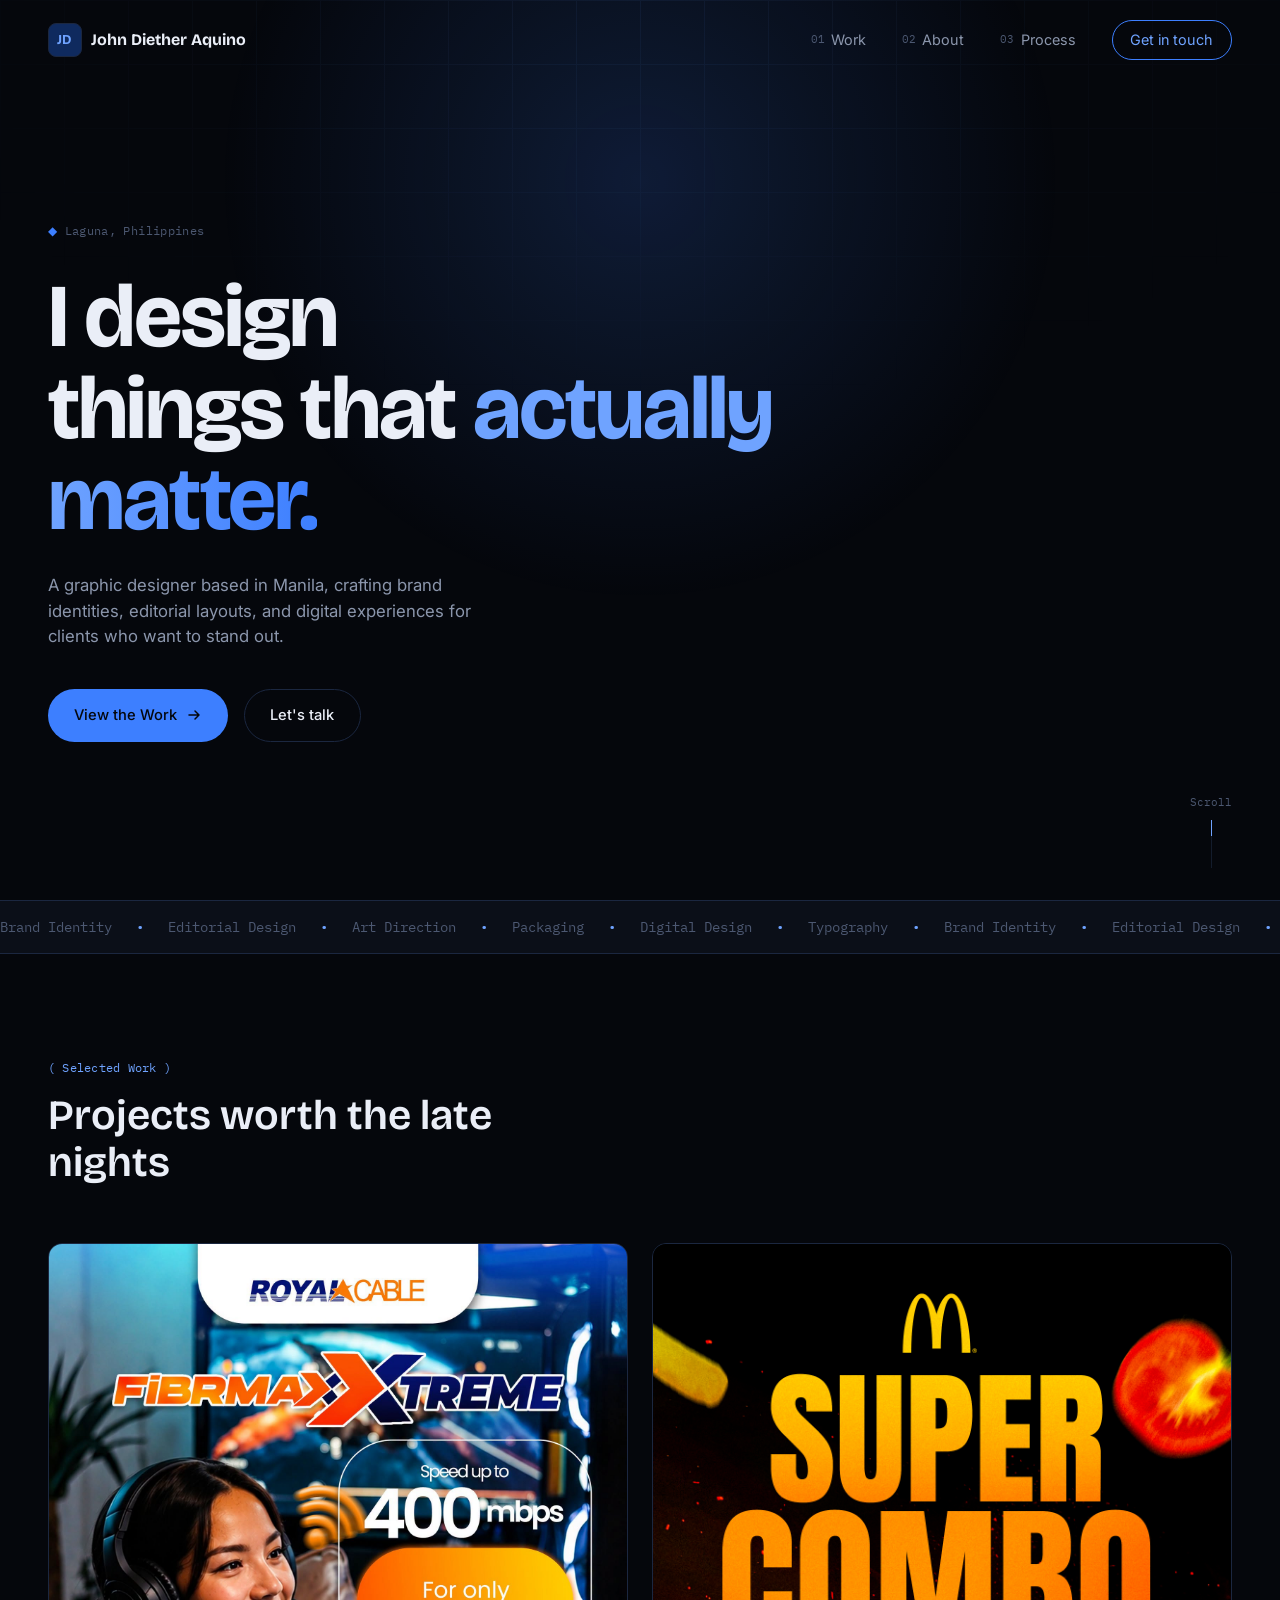
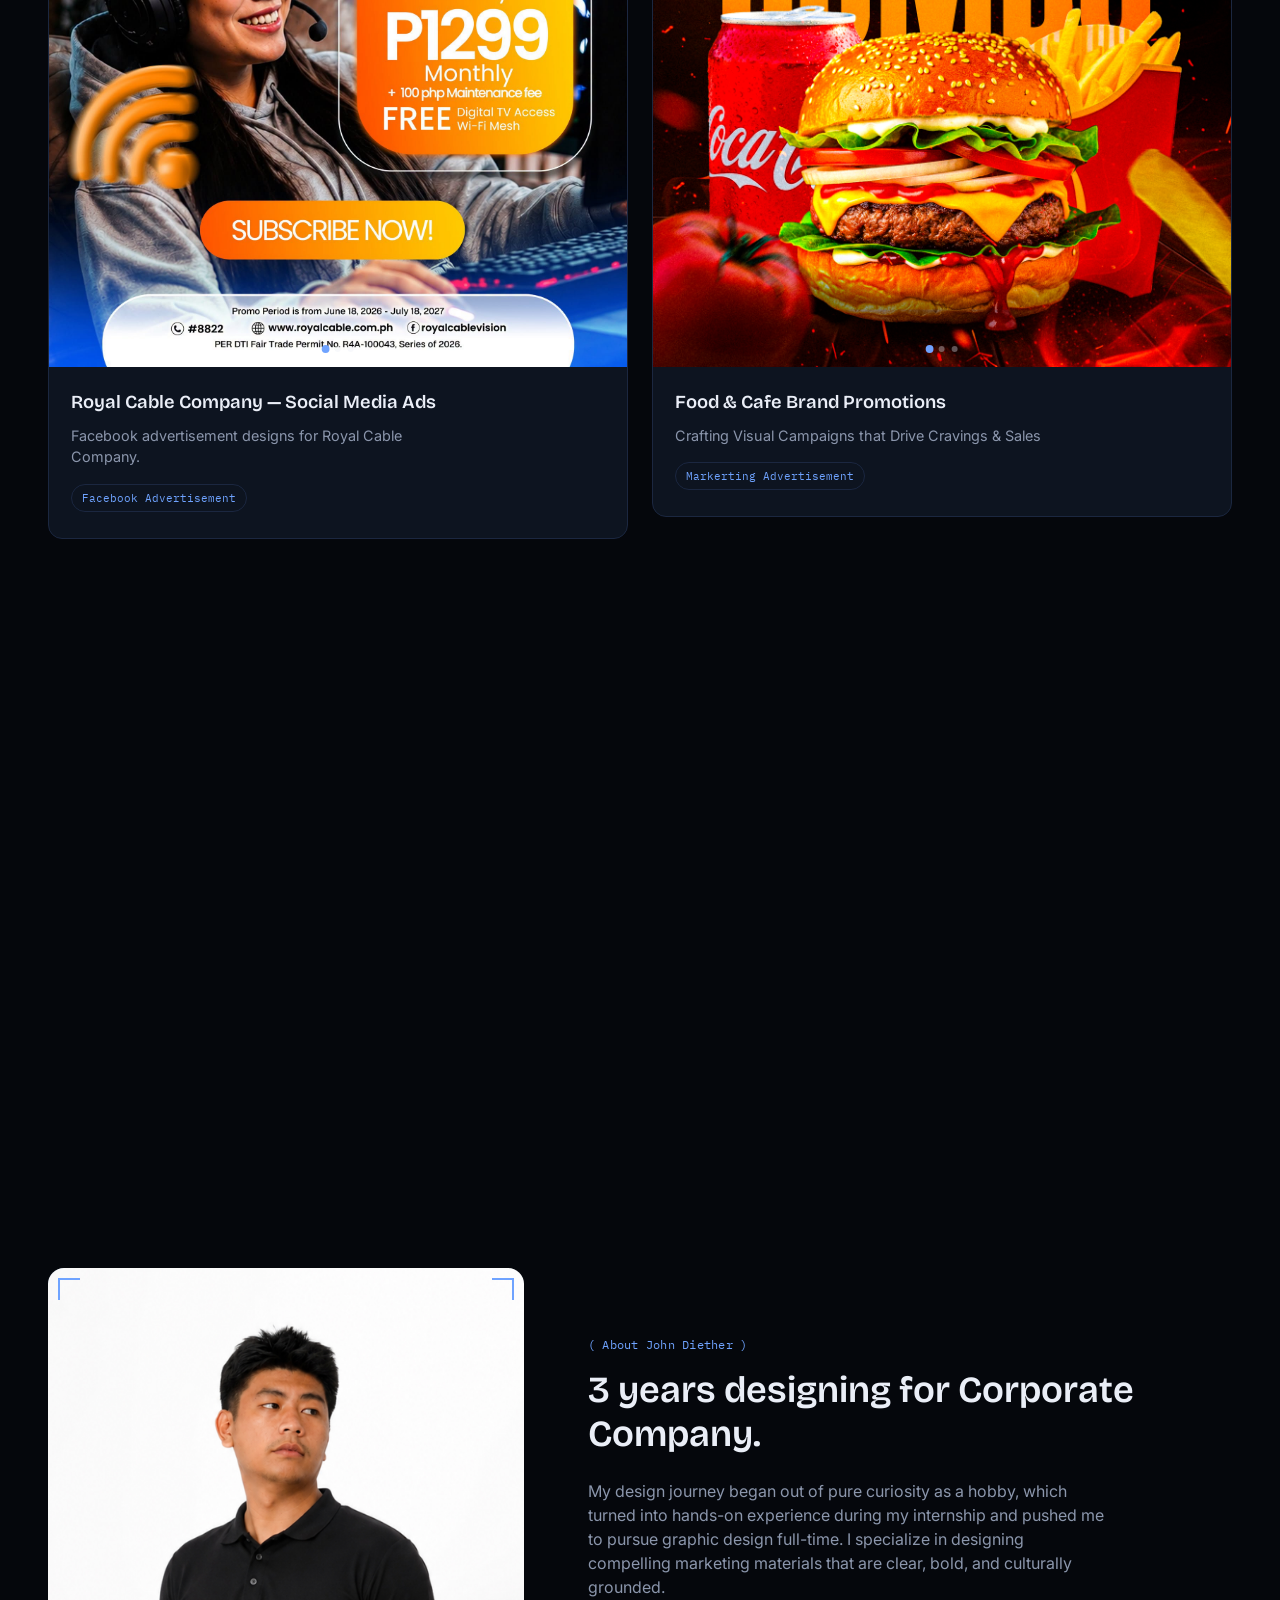
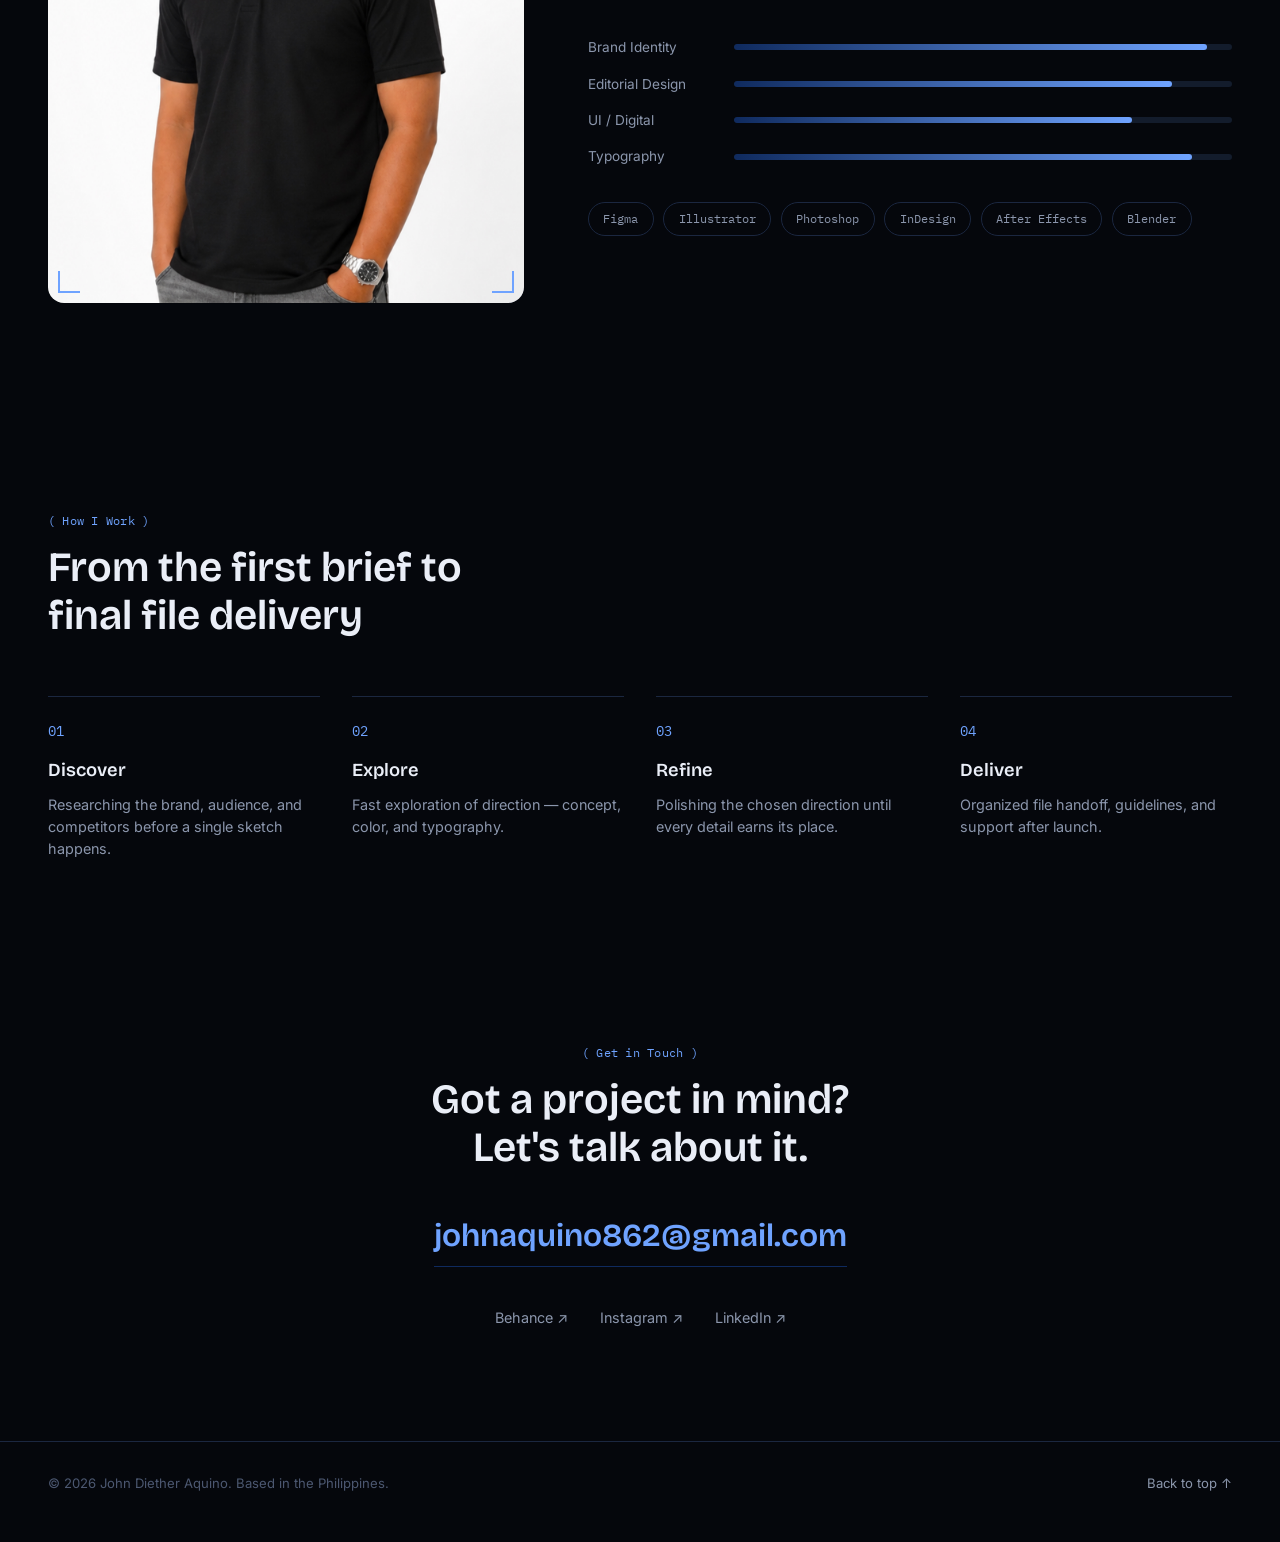
<file: index.html>
<!DOCTYPE html>
<html lang="en">
<head>
<meta charset="UTF-8">
<meta name="viewport" content="width=device-width, initial-scale=1.0">
<title>John Diether Aquino — Graphic Designer</title>
<meta name="description" content="Portfolio of John Diether Aquino — a graphic designer focused on brand identity, editorial, and digital design.">

<link rel="preconnect" href="https://fonts.googleapis.com">
<link rel="preconnect" href="https://fonts.gstatic.com" crossorigin>
<link href="https://fonts.googleapis.com/css2?family=Bricolage+Grotesque:opsz,wght@12..96,400;12..96,500;12..96,600;12..96,700;12..96,800&family=Inter:wght@400;500;600&family=IBM+Plex+Mono:wght@400;500&display=swap" rel="stylesheet">

<link rel="stylesheet" href="style.css">
<link rel="stylesheet" href="porfolio-modal.css">
</head>
<body>

<!-- Ambient background layers -->
<div class="grid-backdrop" aria-hidden="true"></div>
<div class="spotlight" id="spotlight" aria-hidden="true"></div>

<!-- Skip link for accessibility -->
<a href="#work" class="skip-link">Skip to Work</a>

<!-- ============ NAV ============ -->
<header class="site-header" id="siteHeader">
  <div class="header-inner">
    <a href="#top" class="logo" aria-label="Back to top">
      <span class="logo-mark">JD</span>
      <span class="logo-full">John&nbsp;Diether&nbsp;Aquino</span>
    </a>

    <nav class="main-nav" id="mainNav" aria-label="Main navigation">
      <a href="#work"><span class="nav-index">01</span>Work</a>
      <a href="#about"><span class="nav-index">02</span>About</a>
      <a href="#process"><span class="nav-index">03</span>Process</a>
      <a href="#contact" class="nav-cta">Get in touch</a>
    </nav>

    <button class="nav-toggle" id="navToggle" aria-expanded="false" aria-controls="mainNav" aria-label="Open menu">
      <span></span><span></span><span></span>
    </button>
  </div>
</header>

<main id="top">

  <!-- ============ HERO ============ -->
  <section class="hero">
    <div class="hero-coords" aria-hidden="true">
      <span>Laguna, Philippines</span>
    </div>

    <h1 class="hero-title">
      <span class="line">I design</span>
      <span class="line">things that <em>actually</em></span>
      <span class="line"><span class="accent">matter.</span></span>
    </h1>

    <p class="hero-sub">
      A graphic designer based in Manila, crafting brand identities, editorial
      layouts, and digital experiences for clients who want to stand out.
    </p>

    <div class="hero-actions">
      <a href="#work" class="btn btn-primary">
        View the Work
        <svg width="16" height="16" viewBox="0 0 16 16" fill="none"><path d="M3 8h10M9 4l4 4-4 4" stroke="currentColor" stroke-width="1.5" stroke-linecap="round" stroke-linejoin="round"/></svg>
      </a>
      <a href="#contact" class="btn btn-ghost">Let's talk</a>
    </div>

    <div class="scroll-cue" aria-hidden="true">
      <span>Scroll</span>
      <div class="scroll-line"><div class="scroll-dot"></div></div>
    </div>
  </section>

  <!-- ============ MARQUEE STRIP ============ -->
  <div class="marquee" aria-hidden="true">
    <div class="marquee-track">
      <span>Brand Identity</span><span>•</span>
      <span>Editorial Design</span><span>•</span>
      <span>Art Direction</span><span>•</span>
      <span>Packaging</span><span>•</span>
      <span>Digital Design</span><span>•</span>
      <span>Typography</span><span>•</span>
      <span>Brand Identity</span><span>•</span>
      <span>Editorial Design</span><span>•</span>
      <span>Art Direction</span><span>•</span>
      <span>Packaging</span><span>•</span>
      <span>Digital Design</span><span>•</span>
      <span>Typography</span><span>•</span>
    </div>
  </div>

  <!-- ============ WORK ============ -->
  <section class="work" id="work">
    <div class="section-head reveal">
      <p class="eyebrow">( Selected Work )</p>
      <h2>Projects worth the late nights</h2>
    </div>

    <div class="work-grid">

      <a href="royal-cable-company.html" class="work-card reveal size-lg" style="--hue:214;">
      <div class="card-media">
    <div class="card-tag">
      <span class="tag-id">Social Media Advertisements</span>
      <span class="tag-dim">2400 × 3000</span>
    </div>

    <div class="card-carousel" data-carousel>
      <div class="carousel-track">
        <div class="carousel-slide"><div class="card-canvas"><img src="Royal-Cable-Company/Design3.jpg"></div></div>
        <div class="carousel-slide"><div class="card-canvas"><img src="Royal-Cable-Company/Design1.jpg"></div></div>
        <div class="carousel-slide"><div class="card-canvas"><img src="Royal-Cable-Company/Design2.jpg"></div></div>
      </div>

      <button type="button" class="carousel-arrow prev" data-carousel-prev aria-label="Previous image">
        <svg width="16" height="16" viewBox="0 0 16 16" fill="none"><path d="M10 3 5 8l5 5" stroke="currentColor" stroke-width="1.6" stroke-linecap="round" stroke-linejoin="round"/></svg>
      </button>
      <button type="button" class="carousel-arrow next" data-carousel-next aria-label="Next image">
        <svg width="16" height="16" viewBox="0 0 16 16" fill="none"><path d="M6 3l5 5-5 5" stroke="currentColor" stroke-width="1.6" stroke-linecap="round" stroke-linejoin="round"/></svg>
      </button>

      <div class="carousel-dots" data-carousel-dots></div>
    </div>
  </div>
  <div class="card-info">
    <h3>Royal Cable Company — Social Media Ads</h3>
    <p>Facebook advertisement designs for Royal Cable Company.</p>
    <div class="card-meta">
      <span>Facebook Advertisement</span>
    </div>
  </div>
</a>

<!--
      <article class="work-card reveal" style="--hue:200; --ratio:3/4;">
        <div class="card-media">
          <div class="card-tag">
            <span class="tag-id">IMG_02</span>
            <span class="tag-dim">2400 × 3000</span>
          </div>
          <div class="card-canvas"></div>
        </div>
        <div class="card-info">
          <h3>Salinlahi Magazine</h3>
          <p>Editorial layout and type system for a quarterly culture magazine.</p>
          <div class="card-meta">
            <span>Editorial</span><span>Typography</span>
          </div>
        </div>
      </article>-->

        <a href="Food-and-Coffee-Ads.html" class="work-card reveal size-lg" style="--hue:214;">
      <div class="card-media">
    <div class="card-tag">
      <span class="tag-id">Food & Cafe Brand Promotions</span>
      <span class="tag-dim">2400 × 3000</span>
    </div>

    <div class="card-carousel" data-carousel>
      <div class="carousel-track">
        <div class="carousel-slide"><div class="card-canvas"><img src="Food-and-Coffee-Ads/FoodnCoffeeDesign1.jpg"></div></div>
        <div class="carousel-slide"><div class="card-canvas"><img src="Food-and-Coffee-Ads/FoodnCoffeeDesign2.jpg"></div></div>
        <div class="carousel-slide"><div class="card-canvas"><img src="Food-and-Coffee-Ads/FoodnCoffeeDesign3.jpg"></div></div>
      </div>

      <button type="button" class="carousel-arrow prev" data-carousel-prev aria-label="Previous image">
        <svg width="16" height="16" viewBox="0 0 16 16" fill="none"><path d="M10 3 5 8l5 5" stroke="currentColor" stroke-width="1.6" stroke-linecap="round" stroke-linejoin="round"/></svg>
      </button>
      <button type="button" class="carousel-arrow next" data-carousel-next aria-label="Next image">
        <svg width="16" height="16" viewBox="0 0 16 16" fill="none"><path d="M6 3l5 5-5 5" stroke="currentColor" stroke-width="1.6" stroke-linecap="round" stroke-linejoin="round"/></svg>
      </button>

      <div class="carousel-dots" data-carousel-dots></div>
    </div>
  </div>
  <div class="card-info">
    <h3>Food & Cafe Brand Promotions</h3>
    <p>Crafting Visual Campaigns that Drive Cravings & Sales</p>
    <div class="card-meta">
      <span>Markerting Advertisement</span>
    </div>
  </div>
</a>
<article
  class="work-card reveal size-lg"
  style="--hue:214;"
  data-portfolio-open="foodPortfolio"
  tabindex="0"
  role="button"
  aria-label="Open Food and Cafe Brand Promotions portfolio"
>

  <div class="card-media">

    <div class="card-tag">
      <span class="tag-id"> Streetwear Graphics</span>
      <span class="tag-dim">1920 × 1080</span>
    </div>

    <div class="card-carousel" data-carousel>

      <div class="carousel-track">

        <div class="carousel-slide">
          <div class="card-canvas">
            <img
              src="mamalyn-brand/pic1.jpg"
              alt="OX2"
            >
          </div>
        </div>

        <div class="carousel-slide">
          <div class="card-canvas">
            <img
              src="mamalyn-brand/pic2.png"
              alt="OX3"
            >
          </div>
        </div>

        <div class="carousel-slide">
          <div class="card-canvas">
            <img
              src="mamalyn-brand/pic3.png"
              alt="OX4"
            >
          </div>
        </div>

      </div>

      <button
        type="button"
        class="carousel-arrow prev"
        data-carousel-prev
        aria-label="Previous image"
      >
        <svg width="16" height="16" viewBox="0 0 16 16" fill="none">
          <path
            d="M10 3 5 8l5 5"
            stroke="currentColor"
            stroke-width="1.6"
            stroke-linecap="round"
            stroke-linejoin="round"
          />
        </svg>
      </button>

      <button
        type="button"
        class="carousel-arrow next"
        data-carousel-next
        aria-label="Next image"
      >
        <svg width="16" height="16" viewBox="0 0 16 16" fill="none">
          <path
            d="M6 3l5 5-5 5"
            stroke="currentColor"
            stroke-width="1.6"
            stroke-linecap="round"
            stroke-linejoin="round"
          />
        </svg>
      </button>

      <div class="carousel-dots" data-carousel-dots></div>

    </div>

  </div>


  <div class="card-info">

    <h3>mamaLyn Resto Logo </h3>

    <p>
      Filipino Food Graphics Designed to Serve Culture & Build the Brand
    </p>

    <div class="card-meta">
      <span>Food Resto Brand</span>
    </div>

  </div>

</article>
<div
  class="portfolio-modal"
  id="foodPortfolio"
  aria-hidden="true"
>

  <div
    class="portfolio-backdrop"
    data-portfolio-close
  ></div>

  <div class="portfolio-scroll">

    <div class="portfolio-images">

      <img
        src="mamalyn-brand/pic1.jpg"
        alt="Mamalyn Brand Ad 1"
      >

      <img
        src="mamalyn-brand/pic2.png"
        alt="Mamalyn Brand Ad 2"
      >

      <img
        src="mamalyn-brand/pic3.png"
        alt="Mamalyn Brand Ad 3"
      >
       <img
        src="mamalyn-brand/pic4.png"
        alt="Mamalyn Brand Ad 4"
      >

      <!-- dagdagan mo lang kung marami pa -->

    </div>

  </div>

</div>

  </section>

  <!-- ============ ABOUT ============ -->
  <section class="about" id="about">
<div class="about-frame">
  <div class="about-portrait">
    <img src="mypictures/me.jpg" alt="John Diether Aquino">
  </div>
  <div class="frame-corner tl"></div>
  <div class="frame-corner tr"></div>
  <div class="frame-corner bl"></div>
  <div class="frame-corner br"></div>
</div>

    <div class="about-content reveal">
      <p class="eyebrow">( About John Diether )</p>
      <h2>3 years designing for Corporate Company.</h2>
      <p class="about-text">
        My design journey began out of pure curiosity as a hobby, which turned into hands-on experience during my
        internship and pushed me to pursue graphic design full-time. I specialize in designing compelling marketing
        materials that are clear, bold, and culturally grounded.
      </p>

      <div class="skill-list">
        <div class="skill-row">
          <span>Brand Identity</span>
          <div class="skill-bar"><div class="skill-fill" style="--level:95%"></div></div>
        </div>
        <div class="skill-row">
          <span>Editorial Design</span>
          <div class="skill-bar"><div class="skill-fill" style="--level:88%"></div></div>
        </div>
        <div class="skill-row">
          <span>UI / Digital</span>
          <div class="skill-bar"><div class="skill-fill" style="--level:80%"></div></div>
        </div>
        <div class="skill-row">
          <span>Typography</span>
          <div class="skill-bar"><div class="skill-fill" style="--level:92%"></div></div>
        </div>
      </div>

      <div class="tool-tags">
        <span>Figma</span><span>Illustrator</span><span>Photoshop</span>
        <span>InDesign</span><span>After Effects</span><span>Blender</span>
      </div>
    </div>
  </section>

  <!-- ============ PROCESS ============ -->
  <section class="process" id="process">
    <div class="section-head reveal">
      <p class="eyebrow">( How I Work )</p>
      <h2>From the first brief to final file delivery</h2>
    </div>

    <ol class="process-list">
      <li class="process-item reveal">
        <span class="process-num">01</span>
        <div>
          <h3>Discover</h3>
          <p>Researching the brand, audience, and competitors before a single sketch happens.</p>
        </div>
      </li>
      <li class="process-item reveal">
        <span class="process-num">02</span>
        <div>
          <h3>Explore</h3>
          <p>Fast exploration of direction — concept, color, and typography.</p>
        </div>
      </li>
      <li class="process-item reveal">
        <span class="process-num">03</span>
        <div>
          <h3>Refine</h3>
          <p>Polishing the chosen direction until every detail earns its place.</p>
        </div>
      </li>
      <li class="process-item reveal">
        <span class="process-num">04</span>
        <div>
          <h3>Deliver</h3>
          <p>Organized file handoff, guidelines, and support after launch.</p>
        </div>
      </li>
    </ol>
  </section>

  <!-- ============ CONTACT ============ -->
  <section class="contact" id="contact">
    <p class="eyebrow reveal">( Get in Touch )</p>
    <h2 class="contact-title reveal">
      Got a project in mind?<br>
      <span class="accent">Let's talk about it.</span>
    </h2>

    <a href="#" class="contact-email reveal">
      johnaquino862@gmail.com
    </a>

    <div class="contact-links reveal">
      <a href="#">Behance ↗</a>
      <a href="#">Instagram ↗</a>
      <a href="#">LinkedIn ↗</a>
    </div>
  </section>

</main>

<footer class="site-footer">
  <span>© 2026 John Diether Aquino. Based in the Philippines.</span>
  <a href="#top" class="back-top">Back to top ↑</a>
</footer>

<script src="script.js"></script>
<script src="portfolio-modal.js"></script>
</body>
</html>
</file>
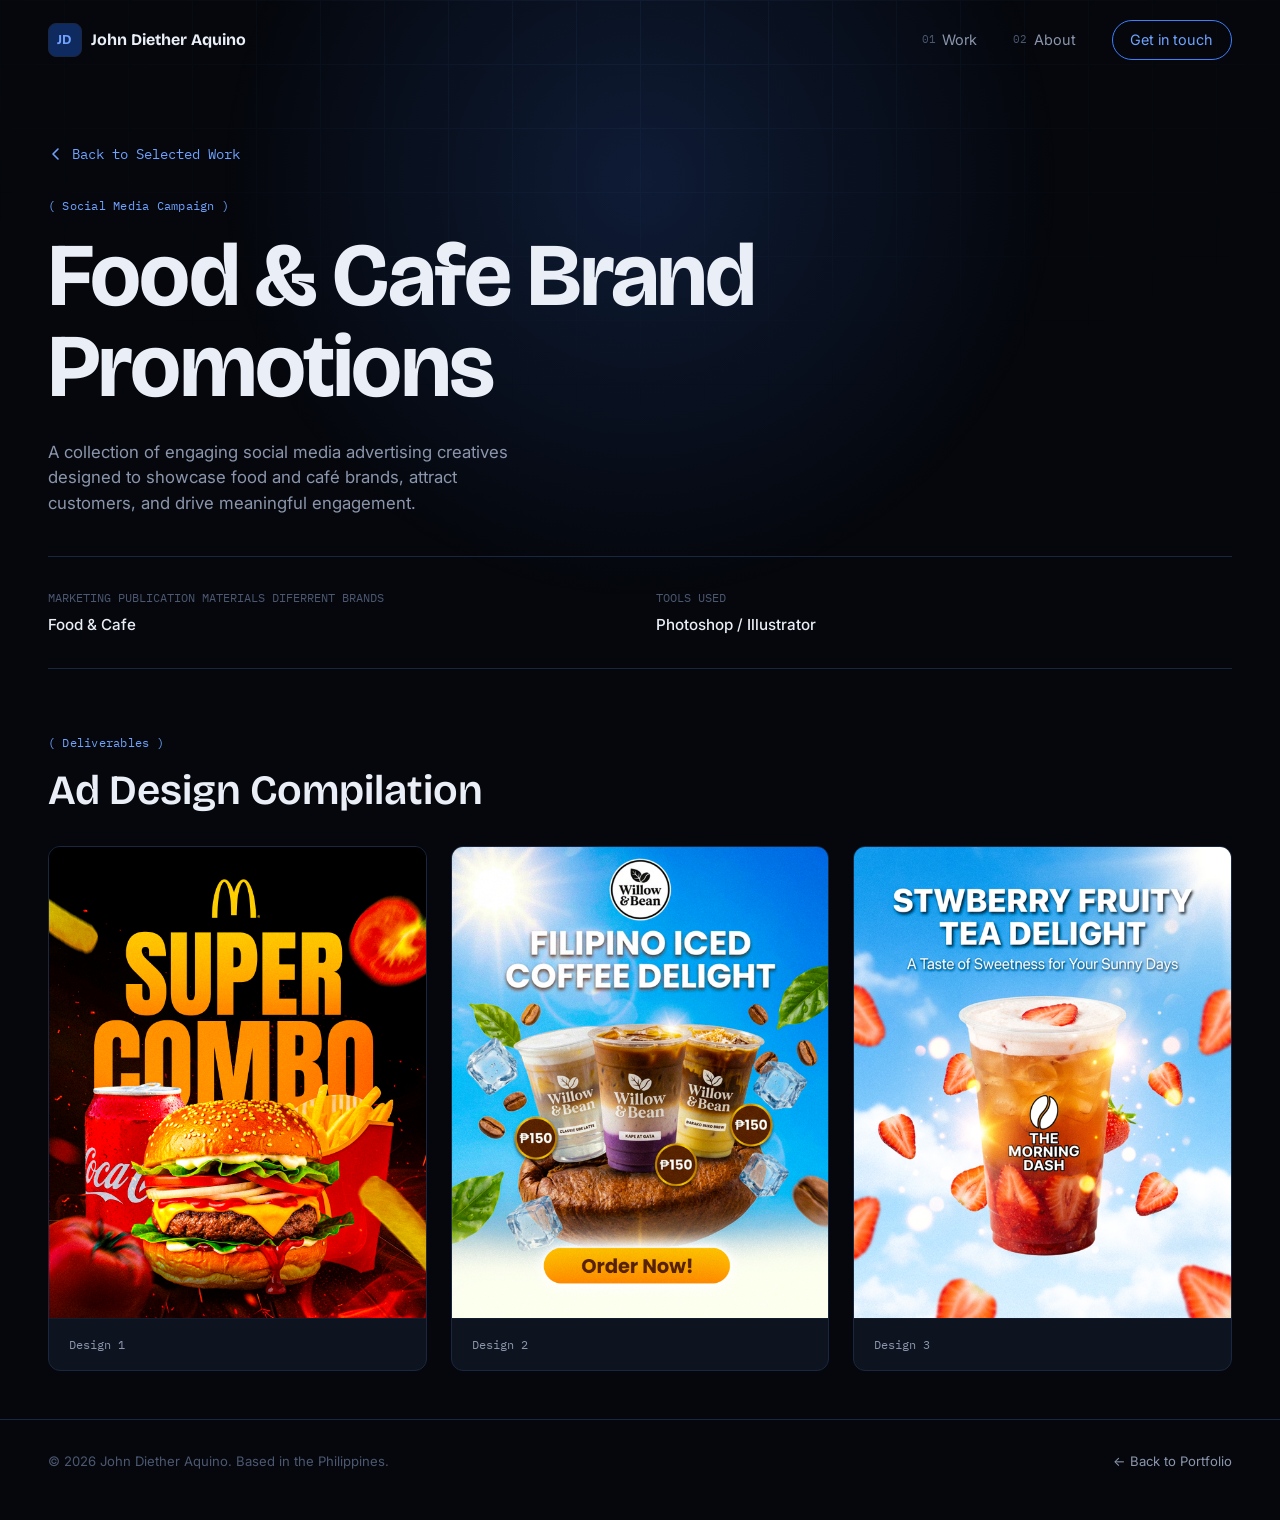
<file: Food-and-Coffee-Ads.html>
<!DOCTYPE html>
<html lang="en">
<head>
  <meta charset="UTF-8">
  <meta name="viewport" content="width=device-width, initial-scale=1.0">
  <title>Food & Cafe — John Diether Aquino</title>
  <meta name="description" content="Social media advertisement compilation and campaign designs created for Royal Cable Company by John Diether Aquino.">

  <link rel="preconnect" href="https://fonts.googleapis.com">
  <link rel="preconnect" href="https://fonts.gstatic.com" crossorigin>
  <link href="https://fonts.googleapis.com/css2?family=Bricolage+Grotesque:opsz,wght@12..96,400;12..96,500;12..96,600;12..96,700;12..96,800&family=Inter:wght@400;500;600&family=IBM+Plex+Mono:wght@400;500&display=swap" rel="stylesheet">

  <link rel="stylesheet" href="style.css">
</head>
<body>

  <!-- Ambient background layers -->
  <div class="grid-backdrop" aria-hidden="true"></div>
  <div class="spotlight" id="spotlight" aria-hidden="true"></div>

  <!-- ============ NAV ============ -->
  <header class="site-header scrolled" id="siteHeader">
    <div class="header-inner">
      <a href="index.html#top" class="logo" aria-label="Back to home">
        <span class="logo-mark">JD</span>
        <span class="logo-full">John Diether Aquino</span>
      </a>

      <nav class="main-nav" id="mainNav">
        <a href="index.html#work"><span class="nav-index">01</span>Work</a>
        <a href="index.html#about"><span class="nav-index">02</span>About</a>
        <a href="index.html#contact" class="nav-cta">Get in touch</a>
      </nav>

      <button class="nav-toggle" aria-label="Toggle Navigation" aria-expanded="false">
        <span></span>
        <span></span>
        <span></span>
      </button>
    </div>
  </header>

  <!-- ============ MAIN CONTENT ============ -->
  <main>
    <section class="project-hero">
      <a href="index.html#work" class="back-btn">
        <svg width="16" height="16" viewBox="0 0 16 16" fill="none" xmlns="http://www.w3.org/2000/svg">
          <path d="M10 13L5 8L10 3" stroke="currentColor" stroke-width="1.6" stroke-linecap="round" stroke-linejoin="round"/>
        </svg>
        Back to Selected Work
      </a>

      <p class="eyebrow">( Social Media Campaign )</p>
      <h1 class="hero-title">Food & Cafe Brand Promotions</h1>
      <p class="hero-sub">
      A collection of engaging social media advertising creatives designed to showcase food and café brands, attract customers, and drive meaningful engagement.
      </p>

      <!-- Meta Details -->
      <div class="project-meta-grid">
        <div class="meta-item">
          <span>Marketing Publication Materials Diferrent Brands</span>
          <strong>Food & Cafe</strong>
        </div>
        <div class="meta-item">
          <span>Tools Used</span>
          <strong>Photoshop / Illustrator</strong>
        </div>
      </div>

      <!-- Gallery Compilation Header -->
      <div class="section-head" style="margin-bottom: 2rem;">
        <p class="eyebrow">( Deliverables )</p>
        <h2>Ad Design Compilation</h2>
      </div>

      <!-- DYNAMIC GALLERY CONTAINER -->
      <div class="compilation-grid" id="autoGallery" data-folder="Food-and-Coffee-Ads"></div>

    </section>
  </main>

  <!-- DATA LIST OF IMAGES -->
  <script id="galleryData" type="application/json">
    [
      "FoodnCoffeeDesign1.jpg",
      "FoodnCoffeeDesign2.jpg",
      "FoodnCoffeeDesign3.jpg"
    ]
  </script>

  <!-- SCRIPTS -->
  <script src="script.js"></script>
  <script src="gallery.js"></script>
  <script src="gallery2.js"></script>

  <!-- ============ FOOTER ============ -->
  <footer class="site-footer">
    <span>© 2026 John Diether Aquino. Based in the Philippines.</span>
    <a href="index.html#work" class="back-top">← Back to Portfolio</a>
  </footer>
</body>
</html>
</file>
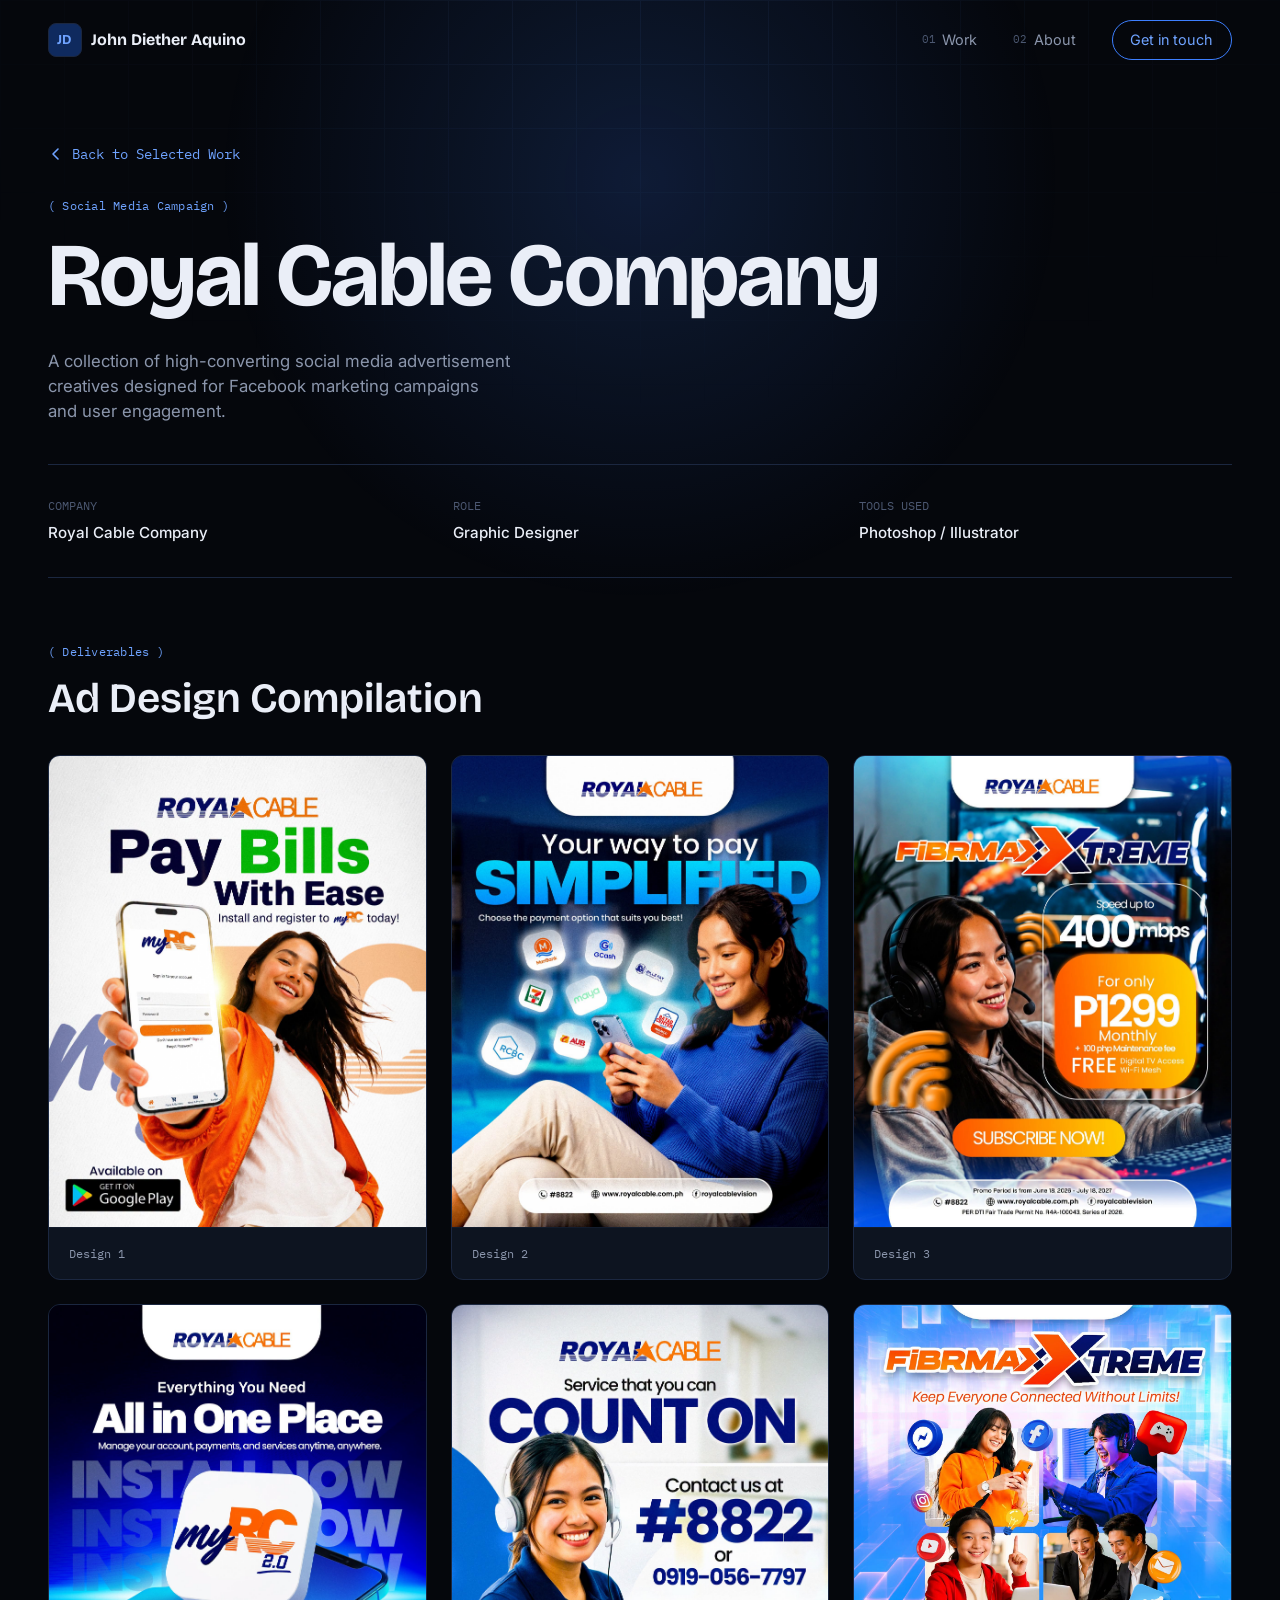
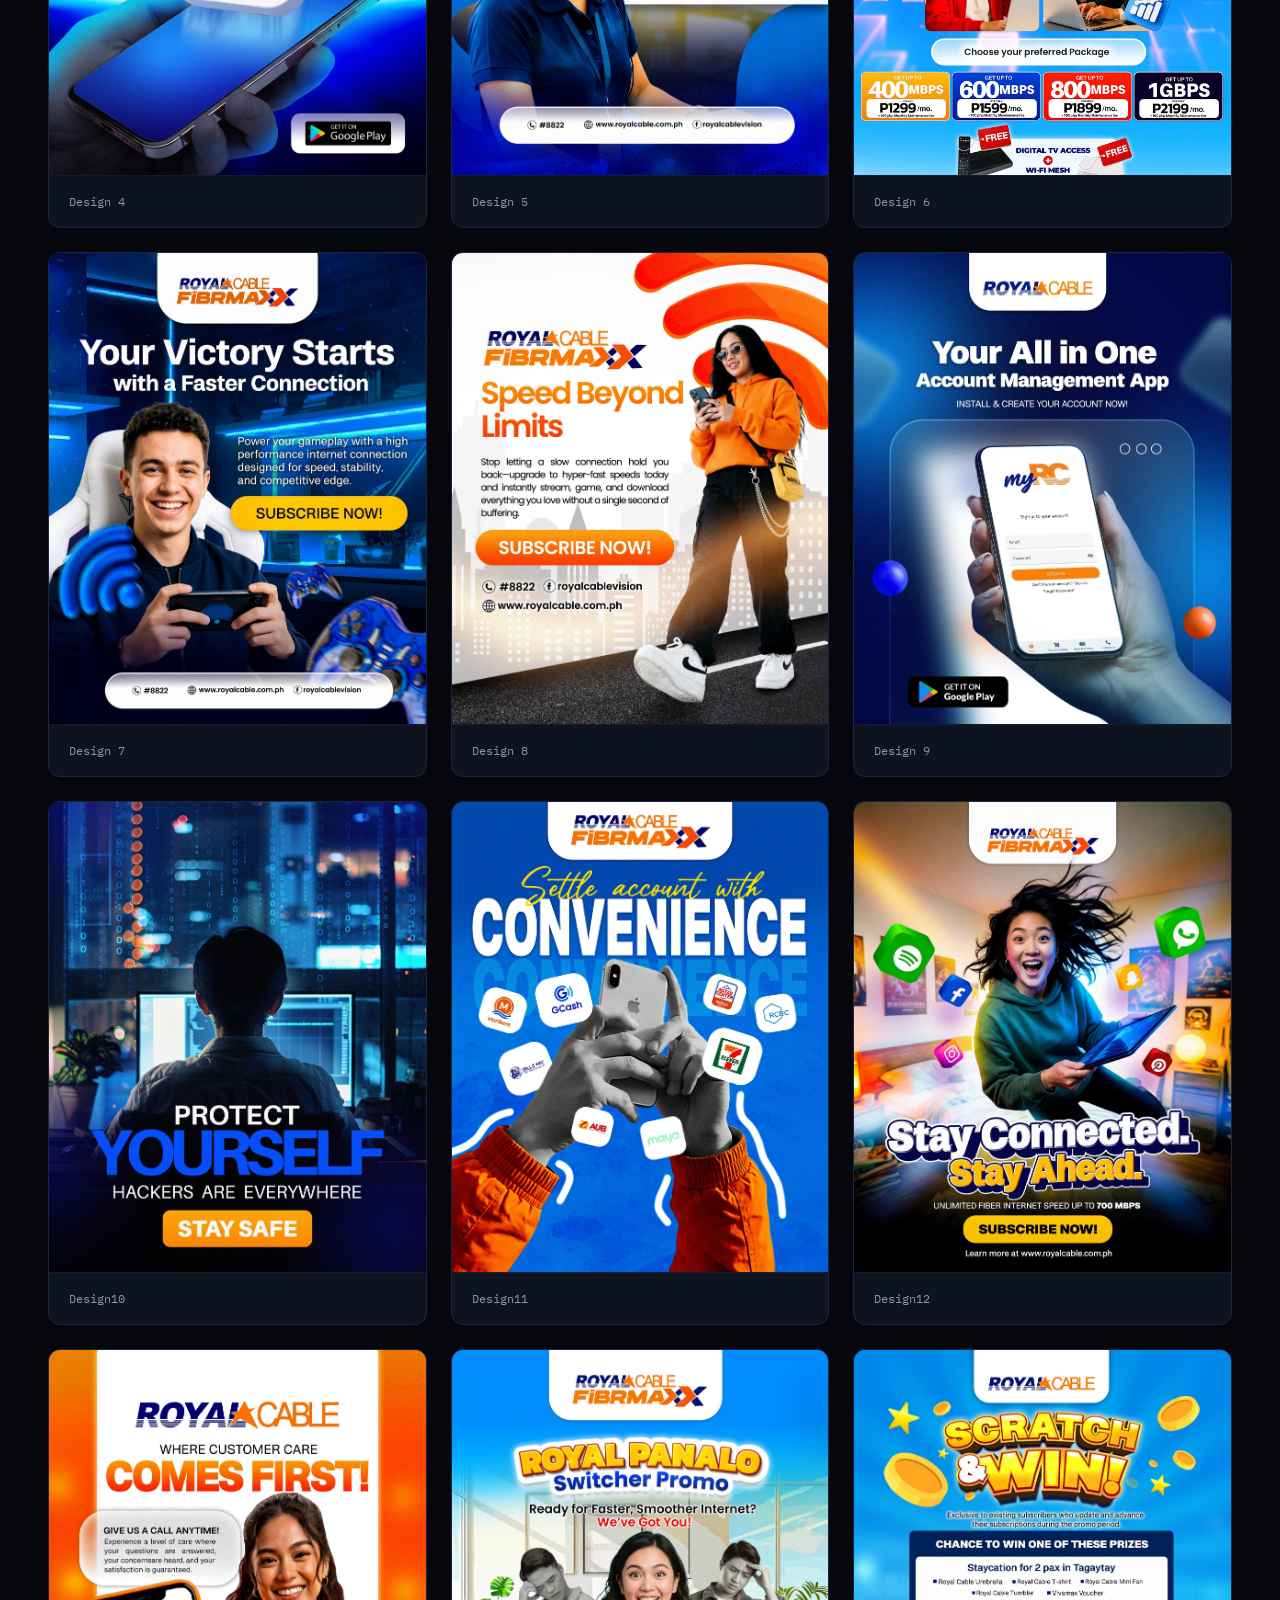
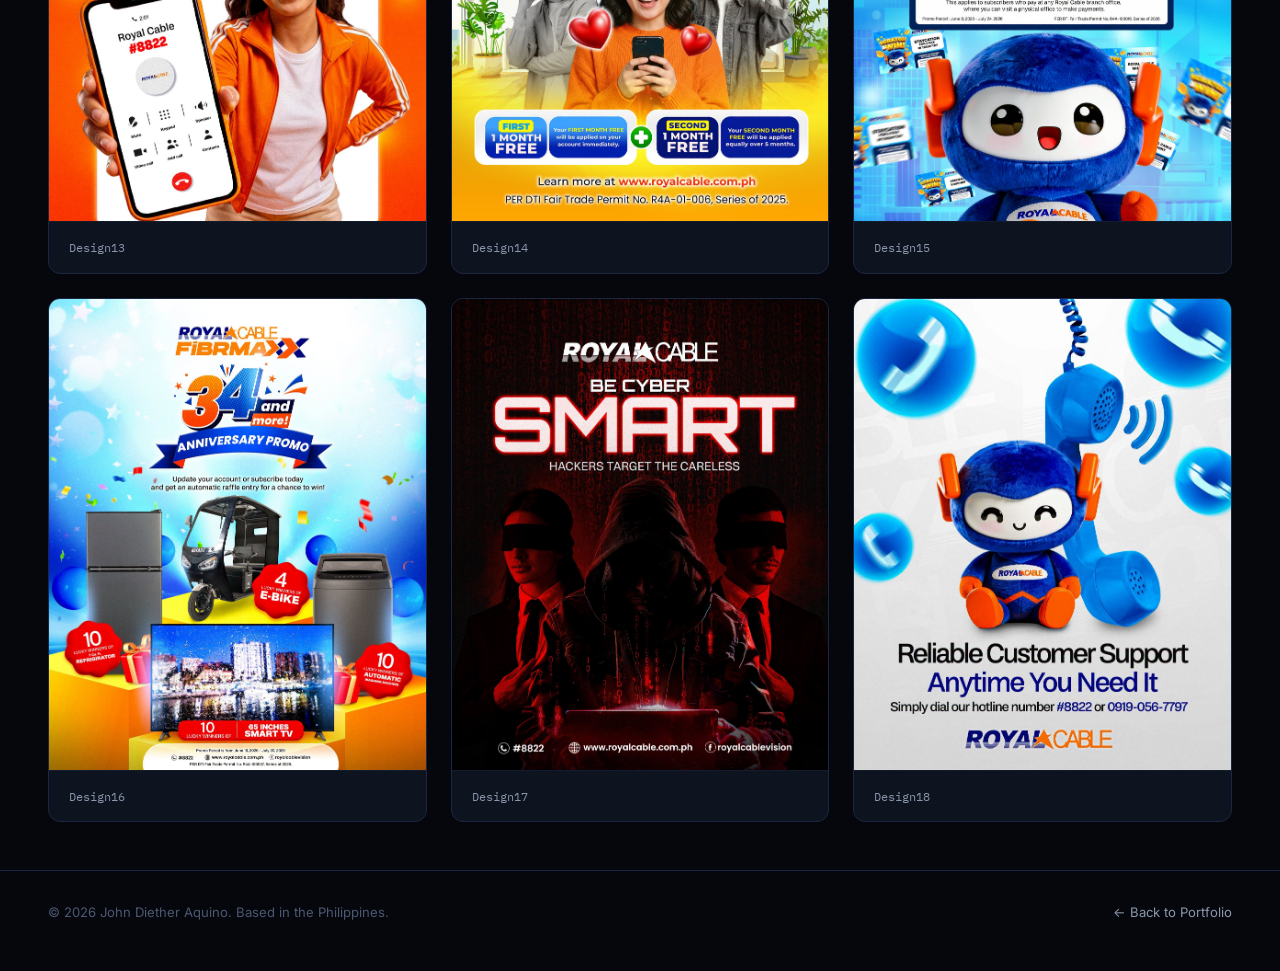
<file: royal-cable-company.html>
<!DOCTYPE html>
<html lang="en">
<head>
  <meta charset="UTF-8">
  <meta name="viewport" content="width=device-width, initial-scale=1.0">
  <title>Royal Cable Company — John Diether Aquino</title>
  <meta name="description" content="Social media advertisement compilation and campaign designs created for Royal Cable Company by John Diether Aquino.">

  <link rel="preconnect" href="https://fonts.googleapis.com">
  <link rel="preconnect" href="https://fonts.gstatic.com" crossorigin>
  <link href="https://fonts.googleapis.com/css2?family=Bricolage+Grotesque:opsz,wght@12..96,400;12..96,500;12..96,600;12..96,700;12..96,800&family=Inter:wght@400;500;600&family=IBM+Plex+Mono:wght@400;500&display=swap" rel="stylesheet">

  <link rel="stylesheet" href="style.css">
</head>
<body>

  <!-- Ambient background layers -->
  <div class="grid-backdrop" aria-hidden="true"></div>
  <div class="spotlight" id="spotlight" aria-hidden="true"></div>

  <!-- ============ NAV ============ -->
  <header class="site-header scrolled" id="siteHeader">
    <div class="header-inner">
      <a href="index.html#top" class="logo" aria-label="Back to home">
        <span class="logo-mark">JD</span>
        <span class="logo-full">John Diether Aquino</span>
      </a>

      <nav class="main-nav" id="mainNav">
        <a href="index.html#work"><span class="nav-index">01</span>Work</a>
        <a href="index.html#about"><span class="nav-index">02</span>About</a>
        <a href="index.html#contact" class="nav-cta">Get in touch</a>
      </nav>

      <button class="nav-toggle" aria-label="Toggle Navigation" aria-expanded="false">
        <span></span>
        <span></span>
        <span></span>
      </button>
    </div>
  </header>

  <!-- ============ MAIN CONTENT ============ -->
  <main>
    <section class="project-hero">
      <a href="index.html#work" class="back-btn">
        <svg width="16" height="16" viewBox="0 0 16 16" fill="none" xmlns="http://www.w3.org/2000/svg">
          <path d="M10 13L5 8L10 3" stroke="currentColor" stroke-width="1.6" stroke-linecap="round" stroke-linejoin="round"/>
        </svg>
        Back to Selected Work
      </a>

      <p class="eyebrow">( Social Media Campaign )</p>
      <h1 class="hero-title">Royal Cable Company</h1>
      <p class="hero-sub">
        A collection of high-converting social media advertisement creatives designed for Facebook marketing campaigns and user engagement.
      </p>

      <!-- Meta Details -->
      <div class="project-meta-grid">
        <div class="meta-item">
          <span>Company</span>
          <strong>Royal Cable Company</strong>
        </div>
        <div class="meta-item">
          <span>Role</span>
          <strong>Graphic Designer</strong>
        </div>
        <div class="meta-item">
          <span>Tools Used</span>
          <strong>Photoshop / Illustrator</strong>
        </div>
      </div>

      <!-- Gallery Compilation Header -->
      <div class="section-head" style="margin-bottom: 2rem;">
        <p class="eyebrow">( Deliverables )</p>
        <h2>Ad Design Compilation</h2>
      </div>

      <!-- DYNAMIC GALLERY CONTAINER -->
      <div class="compilation-grid" id="autoGallery" data-folder="Royal-Cable-Company"></div>

    </section>
  </main>

  <!-- DATA LIST OF IMAGES -->
  <script id="galleryData" type="application/json">
    [
      "Design1.jpg",
      "Design2.jpg",
      "Design3.jpg",
      "Design4.jpg",
      "Design5.jpg",
      "Design6.jpg",
      "Design7.jpg",
      "Design8.jpg",
      "Design9.jpg",
      "Design10.jpg",
      "Design11.jpg",
      "Design12.jpg",
      "Design13.jpg",
      "Design14.jpg",
      "Design15.jpg",
      "Design16.jpg",
      "Design17.jpg",
      "Design18.jpg"
    ]
  </script>
  <!-- SCRIPTS -->
  <script src="script.js"></script>
  <script src="gallery.js"></script>

  <!-- ============ FOOTER ============ -->
  <footer class="site-footer">
    <span>© 2026 John Diether Aquino. Based in the Philippines.</span>
    <a href="index.html#work" class="back-top">← Back to Portfolio</a>
  </footer>
</body>
</html>
</file>
<file: style.css>
/* ============================================
   TOKENS & DESIGN SYSTEM
   ============================================ */
:root {
  --bg:            #05070c;
  --bg-elevated:   #0b0f18;
  --bg-card:       #0d1420;
  --line:          #1b2740;
  --line-soft:     #131c2c;

  --blue:          #3d7fff;
  --blue-bright:   #6fa3ff;
  --blue-deep:     #0f2a5e;
  --blue-glow:     rgba(61, 127, 255, 0.35);

  --text:          #eaeef7;
  --text-dim:      #8b96ac;
  --text-faint:    #4c5871;

  --font-display: "Bricolage Grotesque", "Helvetica Neue", sans-serif;
  --font-body:    "Inter", -apple-system, sans-serif;
  --font-mono:    "IBM Plex Mono", ui-monospace, monospace;

  --max: 1280px;
  --pad: clamp(1.25rem, 4vw, 3rem);
}

/* ============================================
   BASE & RESET
   ============================================ */
*,
*::before,
*::after {
  box-sizing: border-box;
  margin: 0;
  padding: 0;
}

html {
  scroll-behavior: smooth;
  background: var(--bg);
}

body {
  background: var(--bg);
  color: var(--text);
  font-family: var(--font-body);
  font-size: 16px;
  line-height: 1.5;
  overflow-x: hidden;
  position: relative;
}

a {
  color: inherit;
  text-decoration: none;
}

ul, ol {
  list-style: none;
}

img {
  max-width: 100%;
  display: block;
}

::selection {
  background: var(--blue);
  color: #04070d;
}

:focus-visible {
  outline: 2px solid var(--blue-bright);
  outline-offset: 3px;
  border-radius: 2px;
}

/* Accessibility & Reduced Motion */
.skip-link {
  position: absolute;
  left: -999px;
  top: 0;
  background: var(--blue);
  color: #04070d;
  padding: 0.75rem 1.25rem;
  z-index: 999;
  font-weight: 600;
}

.skip-link:focus {
  left: 1rem;
  top: 1rem;
}

@media (prefers-reduced-motion: reduce) {
  html {
    scroll-behavior: auto;
  }
  *,
  *::before,
  *::after {
    animation-duration: 0.001ms !important;
    animation-iteration-count: 1 !important;
    transition-duration: 0.001ms !important;
  }
}

/* ============================================
   AMBIENT BACKGROUND
   ============================================ */
.grid-backdrop {
  position: fixed;
  inset: 0;
  z-index: 0;
  pointer-events: none;
  background-image:
    linear-gradient(var(--line-soft) 1px, transparent 1px),
    linear-gradient(90deg, var(--line-soft) 1px, transparent 1px);
  background-size: 64px 64px;
  mask-image: radial-gradient(ellipse 80% 60% at 50% 0%, #000 0%, transparent 75%);
  -webkit-mask-image: radial-gradient(ellipse 80% 60% at 50% 0%, #000 0%, transparent 75%);
  opacity: 0.5;
}

.spotlight {
  position: fixed;
  inset: 0;
  z-index: 1;
  pointer-events: none;
  background: radial-gradient(600px circle at var(--x, 50%) var(--y, 20%), var(--blue-glow), transparent 70%);
  opacity: 0;
  transition: opacity 0.4s ease;
}

@media (hover: hover) {
  .spotlight {
    opacity: 0.5;
  }
}

main,
.site-header,
.site-footer {
  position: relative;
  z-index: 2;
}

/* ============================================
   HEADER & NAVIGATION
   ============================================ */
.site-header {
  position: fixed;
  top: 0;
  left: 0;
  right: 0;
  z-index: 100;
  border-bottom: 1px solid transparent;
  transition: border-color 0.3s ease, background 0.3s ease;
}

.site-header.scrolled {
  background: rgba(5, 7, 12, 0.75);
  backdrop-filter: blur(12px);
  -webkit-backdrop-filter: blur(12px);
  border-bottom-color: var(--line);
}

.header-inner {
  max-width: var(--max);
  margin: 0 auto;
  padding: 1.25rem var(--pad);
  display: flex;
  align-items: center;
  justify-content: space-between;
}

.logo {
  display: flex;
  align-items: center;
  gap: 0.6rem;
  font-family: var(--font-display);
  font-weight: 700;
}

.logo-mark {
  width: 2.1rem;
  height: 2.1rem;
  display: flex;
  align-items: center;
  justify-content: center;
  background: var(--blue-deep);
  color: var(--blue-bright);
  border: 1px solid var(--line);
  border-radius: 8px;
  font-size: 0.85rem;
}

.logo-full {
  font-size: 1rem;
  color: var(--text);
}

.main-nav {
  display: flex;
  align-items: center;
  gap: 2.25rem;
  font-size: 0.9rem;
}

.main-nav a:not(.nav-cta) {
  display: flex;
  align-items: center;
  gap: 0.4rem;
  color: var(--text-dim);
  transition: color 0.2s ease;
}

.main-nav a:not(.nav-cta):hover {
  color: var(--text);
}

.nav-index {
  font-family: var(--font-mono);
  font-size: 0.7rem;
  color: var(--text-faint);
}

.nav-cta {
  padding: 0.5rem 1.1rem;
  border: 1px solid var(--blue);
  border-radius: 100px;
  color: var(--blue-bright) !important;
  transition: background 0.2s ease, color 0.2s ease;
}

.nav-cta:hover {
  background: var(--blue);
  color: #04070d !important;
}

.nav-toggle {
  display: none;
  flex-direction: column;
  gap: 5px;
  background: none;
  border: none;
  cursor: pointer;
  padding: 0.5rem;
}

.nav-toggle span {
  width: 22px;
  height: 2px;
  background: var(--text);
  transition: all 0.25s ease;
}

/* ============================================
   HERO SECTION
   ============================================ */
.hero {
  min-height: 100vh;
  display: flex;
  flex-direction: column;
  justify-content: center;
  max-width: var(--max);
  margin: 0 auto;
  padding: 8rem var(--pad) 4rem;
  position: relative;
}

.hero-coords {
  display: flex;
  gap: 1.25rem;
  flex-wrap: wrap;
  font-family: var(--font-mono);
  font-size: 0.72rem;
  color: var(--text-faint);
  letter-spacing: 0.03em;
  margin-bottom: 2rem;
}

.hero-coords span::before {
  content: "◆ ";
  color: var(--blue);
}

.hero-title {
  font-family: var(--font-display);
  font-weight: 700;
  font-size: clamp(2.6rem, 7vw, 5.6rem);
  line-height: 1.02;
  letter-spacing: -0.02em;
  max-width: 18ch;
}

.hero-title .line {
  display: block;
  overflow: hidden;
}

.hero-title em {
  font-style: normal;
  color: var(--blue-bright);
}

.hero-title .accent {
  background: linear-gradient(90deg, var(--blue-bright), var(--blue));
  -webkit-background-clip: text;
  background-clip: text;
  color: transparent;
}

.hero-sub {
  margin-top: 1.75rem;
  max-width: 42ch;
  font-size: 1.05rem;
  color: var(--text-dim);
}

.hero-actions {
  display: flex;
  gap: 1rem;
  flex-wrap: wrap;
  margin-top: 2.5rem;
}

/* Buttons */
.btn {
  display: inline-flex;
  align-items: center;
  gap: 0.6rem;
  padding: 0.9rem 1.6rem;
  border-radius: 100px;
  font-size: 0.92rem;
  font-weight: 500;
  transition: transform 0.2s ease, background 0.2s ease, border-color 0.2s ease, color 0.2s ease;
}

.btn svg {
  transition: transform 0.2s ease;
}

.btn-primary {
  background: var(--blue);
  color: #04070d;
}

.btn-primary:hover {
  transform: translateY(-2px);
  background: var(--blue-bright);
}

.btn-primary:hover svg {
  transform: translateX(3px);
}

.btn-ghost {
  border: 1px solid var(--line);
  color: var(--text);
}

.btn-ghost:hover {
  border-color: var(--blue);
  color: var(--blue-bright);
}

/* Scroll Cue Indicator */
.scroll-cue {
  position: absolute;
  right: var(--pad);
  bottom: 2rem;
  display: flex;
  flex-direction: column;
  align-items: center;
  gap: 0.6rem;
  font-family: var(--font-mono);
  font-size: 0.7rem;
  color: var(--text-faint);
}

.scroll-line {
  width: 1px;
  height: 48px;
  background: var(--line-soft);
  position: relative;
  overflow: hidden;
}

.scroll-dot {
  position: absolute;
  left: -1px;
  top: 0;
  width: 3px;
  height: 16px;
  background: var(--blue-bright);
  animation: scrollMove 2.2s ease-in-out infinite;
}

@keyframes scrollMove {
  0% { transform: translateY(-16px); }
  100% { transform: translateY(48px); }
}

@media (max-width: 720px) {
  .scroll-cue {
    display: none;
  }
}

/* ============================================
   MARQUEE
   ============================================ */
.marquee {
  border-top: 1px solid var(--line);
  border-bottom: 1px solid var(--line);
  overflow: hidden;
  white-space: nowrap;
  background: var(--bg-elevated);
}

.marquee-track {
  display: inline-flex;
  gap: 1.5rem;
  padding: 1rem 0;
  font-family: var(--font-mono);
  font-size: 0.85rem;
  color: var(--text-faint);
  animation: marqueeScroll 28s linear infinite;
}

.marquee-track span:nth-child(2n) {
  color: var(--blue-bright);
}

@keyframes marqueeScroll {
  from { transform: translateX(0); }
  to { transform: translateX(-50%); }
}

/* ============================================
   SHARED SECTION STYLES
   ============================================ */
section {
  max-width: var(--max);
  margin: 0 auto;
  padding: 6.5rem var(--pad);
}

.section-head {
  margin-bottom: 3.5rem;
  max-width: 48ch;
}

.eyebrow {
  font-family: var(--font-mono);
  font-size: 0.78rem;
  color: var(--blue-bright);
  margin-bottom: 0.9rem;
  letter-spacing: 0.02em;
}

.section-head h2,
.contact-title {
  font-family: var(--font-display);
  font-weight: 600;
  font-size: clamp(1.7rem, 3.4vw, 2.6rem);
  line-height: 1.15;
}

/* Scroll Animations */
.reveal {
  opacity: 0;
  transform: translateY(24px);
  transition: opacity 0.7s cubic-bezier(0.2, 0.7, 0.2, 1), transform 0.7s cubic-bezier(0.2, 0.7, 0.2, 1);
}

.reveal.in-view {
  opacity: 1;
  transform: translateY(0);
}

/* ============================================
   WORK GRID SECTION
   ============================================ */
.work-grid {
  display: grid;
  grid-template-columns: repeat(2, minmax(0, 1fr));
  gap: 1.5rem;
  align-items: start;
}

.work-card {
  display: flex;
  width: 100%;
  min-width: 0;
  flex-direction: column;
  background: var(--bg-card);
  border: 1px solid var(--line);
  border-radius: 14px;
  overflow: hidden;
  cursor: pointer;
  transition: border-color 0.3s ease, transform 0.3s ease;
}

.work-card:hover {
  border-color: var(--blue);
  transform: translateY(-4px);
}

.size-lg {
  grid-column: auto;
  grid-row: auto;
}

@media (max-width: 980px) {
  .work-grid {
    grid-template-columns: repeat(2, minmax(0, 1fr));
  }

  .size-lg {
    grid-column: auto;
    grid-row: auto;
  }
}

@media (max-width: 640px) {
  .work-grid {
    grid-template-columns: 1fr;
  }

  .size-lg {
    grid-column: auto;
    grid-row: auto;
  }
}

.card-media {
  width: 100%;
  position: relative;
  overflow: hidden;
  background: var(--bg-card);
}

.card-carousel {
  width: 100%;
  position: relative;
  overflow: hidden;
  transition: height 0.35s cubic-bezier(0.2, 0.7, 0.2, 1);
}

.carousel-track {
  display: flex;
  width: 100%;
  transition: transform 2s cubic-bezier(0.25, 1, 0.5, 1);
}

.carousel-slide {
  flex: 0 0 100%;
  width: 100%;
  position: relative;
}

.card-canvas {
  width: 100%;
  position: relative;
  background-size: cover;
  background-position: center;
  background-repeat: no-repeat;
  transition: transform 0.5s cubic-bezier(0.2, 0.7, 0.2, 1);
}

.card-canvas img {
  width: 100%;
  height: auto;
  display: block;
  object-fit: contain;
  object-position: center;
}

.work-card:hover .card-canvas {
  transform: scale(1.02);
}

.carousel-arrow {
  position: absolute;
  top: 50%;
  transform: translateY(-50%);
  width: 34px;
  height: 34px;
  display: flex;
  align-items: center;
  justify-content: center;
  background: rgba(5, 7, 12, 0.65);
  border: 1px solid var(--line);
  border-radius: 50%;
  color: var(--text);
  cursor: pointer;
  z-index: 4;
  opacity: 0;
  transition: opacity 0.2s ease, transform 0.2s ease, background 0.2s ease, border-color 0.2s ease;
}

.work-card:hover .carousel-arrow {
  opacity: 1;
}

.carousel-arrow:hover {
  background: var(--blue);
  border-color: var(--blue);
  color: #04070d;
}

.carousel-arrow.prev {
  left: 0.75rem;
}

.carousel-arrow.next {
  right: 0.75rem;
}

.carousel-dots {
  position: absolute;
  bottom: 0.9rem;
  left: 50%;
  transform: translateX(-50%);
  display: flex;
  gap: 0.4rem;
  z-index: 4;
}

.carousel-dot {
  width: 6px;
  height: 6px;
  border-radius: 50%;
  background: rgba(234, 238, 247, 0.35);
  border: none;
  padding: 0;
  cursor: pointer;
  transition: background 0.2s ease, transform 0.2s ease;
}

.carousel-dot:hover {
  background: rgba(234, 238, 247, 0.6);
}

.carousel-dot.active {
  background: var(--blue-bright);
  transform: scale(1.3);
}

.card-tag {
  position: absolute;
  top: 0.9rem;
  left: 0.9rem;
  z-index: 3;
  display: flex;
  gap: 0.6rem;
  align-items: center;
  font-family: var(--font-mono);
  font-size: 0.68rem;
  padding: 0.35rem 0.6rem;
  background: rgba(5, 7, 12, 0.7);
  border: 1px solid var(--line);
  border-radius: 100px;
  color: var(--text-dim);
  opacity: 0;
  transform: translateY(-6px);
  transition: opacity 0.25s ease, transform 0.25s ease;
}

.work-card:hover .card-tag {
  opacity: 1;
  transform: translateY(0);
}

.tag-id {
  color: var(--blue-bright);
  font-weight: 600;
}

.card-info {
  padding: 1.4rem 1.4rem 1.6rem;
}

.card-info h3 {
  font-family: var(--font-display);
  font-weight: 600;
  font-size: 1.15rem;
  margin-bottom: 0.5rem;
}

.card-info p {
  color: var(--text-dim);
  font-size: 0.9rem;
  line-height: 1.5;
  max-width: 42ch;
}

.card-meta {
  display: flex;
  gap: 0.5rem;
  margin-top: 1rem;
  flex-wrap: wrap;
}

.card-meta span {
  font-family: var(--font-mono);
  font-size: 0.68rem;
  color: var(--blue-bright);
  border: 1px solid var(--line);
  padding: 0.3rem 0.6rem;
  border-radius: 100px;
}

/* ============================================
   ABOUT SECTION
   ============================================ */
.about {
  display: grid;
  grid-template-columns: 0.85fr 1.15fr;
  gap: 4rem;
  align-items: center;
}

@media (max-width: 860px) {
  .about {
    grid-template-columns: 1fr;
    gap: 3rem;
  }
}

.about-frame {
  position: relative;
  aspect-ratio: 3 / 4;
  border-radius: 16px;
  overflow: hidden;
}

.about-portrait {
  position: absolute;
  inset: 0;
  background:
    radial-gradient(circle at 35% 25%, hsl(214 90% 55% / 0.5), transparent 55%),
    radial-gradient(circle at 70% 80%, hsl(225 80% 40% / 0.45), transparent 55%),
    linear-gradient(160deg, #0a1224, #020306);
}
.about-portrait img {
  width: 100%;
  height: 100%;
  object-fit: cover;
  object-position: center;
  position: absolute;
  inset: 0;
}

.about-portrait::after {
  position: absolute;
  inset: 0;
  display: flex;
  align-items: center;
  justify-content: center;
  font-family: var(--font-display);
  font-weight: 800;
  font-size: 5rem;
  letter-spacing: -0.03em;
  color: rgba(234, 238, 247, 0.06);
}

.frame-corner {
  position: absolute;
  width: 22px;
  height: 22px;
  border: 2px solid var(--blue-bright);
}

.frame-corner.tl { top: 10px; left: 10px; border-right: none; border-bottom: none; }
.frame-corner.tr { top: 10px; right: 10px; border-left: none; border-bottom: none; }
.frame-corner.bl { bottom: 10px; left: 10px; border-right: none; border-top: none; }
.frame-corner.br { bottom: 10px; right: 10px; border-left: none; border-top: none; }

.about-content h2 {
  font-family: var(--font-display);
  font-weight: 600;
  font-size: clamp(1.6rem, 3vw, 2.3rem);
  line-height: 1.2;
  margin-bottom: 1.4rem;
}

.about-text {
  color: var(--text-dim);
  max-width: 52ch;
  margin-bottom: 2.4rem;
}

/* Skills */
.skill-list {
  display: flex;
  flex-direction: column;
  gap: 1rem;
  margin-bottom: 2.2rem;
}

.skill-row {
  display: grid;
  grid-template-columns: 130px 1fr;
  align-items: center;
  gap: 1rem;
}

.skill-row span {
  font-size: 0.85rem;
  color: var(--text-dim);
}

.skill-bar {
  height: 6px;
  background: var(--line-soft);
  border-radius: 100px;
  overflow: hidden;
}

.skill-fill {
  height: 100%;
  width: 0%;
  background: linear-gradient(90deg, var(--blue-deep), var(--blue-bright));
  border-radius: 100px;
  transition: width 1.2s cubic-bezier(0.2, 0.7, 0.2, 1);
}

.skill-fill.animate {
  width: var(--level);
}

.tool-tags {
  display: flex;
  flex-wrap: wrap;
  gap: 0.6rem;
}

.tool-tags span {
  font-family: var(--font-mono);
  font-size: 0.75rem;
  border: 1px solid var(--line);
  border-radius: 100px;
  padding: 0.45rem 0.9rem;
  color: var(--text-dim);
}

/* ============================================
   PROCESS SECTION
   ============================================ */
.process-list {
  display: grid;
  grid-template-columns: repeat(4, 1fr);
  gap: 2rem;
}

@media (max-width: 860px) {
  .process-list {
    grid-template-columns: repeat(2, 1fr);
  }
}

@media (max-width: 520px) {
  .process-list {
    grid-template-columns: 1fr;
  }
}

.process-item {
  border-top: 1px solid var(--line);
  padding-top: 1.5rem;
}

.process-num {
  display: block;
  font-family: var(--font-mono);
  color: var(--blue-bright);
  font-size: 0.85rem;
  margin-bottom: 1rem;
}

.process-item h3 {
  font-family: var(--font-display);
  font-weight: 600;
  font-size: 1.15rem;
  margin-bottom: 0.6rem;
}

.process-item p {
  color: var(--text-dim);
  font-size: 0.9rem;
}

/* ============================================
   CONTACT SECTION
   ============================================ */
.contact {
  text-align: center;
  padding-top: 5rem;
  padding-bottom: 7rem;
}

.contact-title {
  margin: 0 auto 2.5rem;
}

.contact-email {
  display: inline-block;
  font-family: var(--font-display);
  font-weight: 600;
  font-size: clamp(1.3rem, 4vw, 2rem);
  color: var(--blue-bright);
  border-bottom: 1px solid var(--blue-deep);
  padding-bottom: 0.4rem;
  transition: border-color 0.2s ease, color 0.2s ease;
}

.contact-email:hover {
  border-color: var(--blue-bright);
  color: var(--text);
}

.contact-links {
  display: flex;
  justify-content: center;
  gap: 2rem;
  margin-top: 2.5rem;
  flex-wrap: wrap;
}

.contact-links a {
  font-size: 0.9rem;
  color: var(--text-dim);
  transition: color 0.2s ease;
}

.contact-links a:hover {
  color: var(--blue-bright);
}

/* ============================================
   FOOTER
   ============================================ */
.site-footer {
  max-width: var(--max);
  margin: 0 auto;
  padding: 2rem var(--pad) 3rem;
  display: flex;
  justify-content: space-between;
  align-items: center;
  border-top: 1px solid var(--line);
  font-size: 0.82rem;
  color: var(--text-faint);
  flex-wrap: wrap;
  gap: 1rem;
}

.back-top {
  color: var(--text-dim);
  transition: color 0.2s ease;
}

.back-top:hover {
  color: var(--blue-bright);
}

/* ============================================
   MOBILE NAVIGATION MENU
   ============================================ */
@media (max-width: 860px) {
  .main-nav {
    position: fixed;
    inset: 0 0 0 auto;
    width: min(78vw, 320px);
    background: var(--bg-elevated);
    border-left: 1px solid var(--line);
    flex-direction: column;
    align-items: flex-start;
    justify-content: center;
    gap: 1.5rem;
    padding: 2rem;
    transform: translateX(100%);
    transition: transform 0.35s cubic-bezier(0.2, 0.7, 0.2, 1);
  }

  .main-nav.open {
    transform: translateX(0);
  }

  .main-nav a {
    font-size: 1.1rem;
  }

  .nav-toggle {
    display: flex;
    z-index: 110;
  }

  .nav-toggle.open span:nth-child(1) {
    transform: translateY(7px) rotate(45deg);
  }

  .nav-toggle.open span:nth-child(2) {
    opacity: 0;
  }

  .nav-toggle.open span:nth-child(3) {
    transform: translateY(-7px) rotate(-45deg);
  }
}

/* ============================================
   PROJECT CASE STUDY (ROYAL CABLE)
   ============================================ */
.project-hero {
  padding-top: 9rem;
  padding-bottom: 3rem;
}

.back-btn {
  display: inline-flex;
  align-items: center;
  gap: 0.5rem;
  font-family: var(--font-mono);
  font-size: 0.85rem;
  color: var(--blue-bright);
  margin-bottom: 2rem;
  transition: transform 0.2s ease;
}

.back-btn:hover {
  transform: translateX(-4px);
}

.project-meta-grid {
  display: grid;
  grid-template-columns: repeat(auto-fit, minmax(180px, 1fr));
  gap: 2rem;
  padding: 2rem 0;
  margin: 2.5rem 0 4rem;
  border-top: 1px solid var(--line);
  border-bottom: 1px solid var(--line);
}

.meta-item span {
  display: block;
  font-family: var(--font-mono);
  font-size: 0.75rem;
  color: var(--text-faint);
  margin-bottom: 0.3rem;
  text-transform: uppercase;
}

.meta-item strong {
  font-size: 0.95rem;
  color: var(--text);
  font-weight: 500;
}

/* 4:5 Aspect Ratio Grid Compilation */
.compilation-grid {
  display: grid;
  grid-template-columns: repeat(auto-fill, minmax(280px, 1fr));
  gap: 1.5rem;
  margin-top: 2rem;
}

.compilation-card {
  background: var(--bg-card);
  border: 1px solid var(--line);
  border-radius: 12px;
  overflow: hidden;
  transition: border-color 0.3s ease, transform 0.3s ease;
}

.compilation-card:hover {
  border-color: var(--blue);
  transform: translateY(-4px);
}

.compilation-media {
  aspect-ratio: 4 / 5;
  width: 100%;
  overflow: hidden;
  background: var(--bg-elevated);
  position: relative;
}

.compilation-media img {
  width: 100%;
  height: 100%;
  object-fit: cover;
  object-position: center;
  transition: transform 0.5s cubic-bezier(0.2, 0.7, 0.2, 1);
}

.compilation-card:hover .compilation-media img {
  transform: scale(1.04);
}

.compilation-caption {
  padding: 1rem 1.25rem;
  font-family: var(--font-mono);
  font-size: 0.78rem;
  color: var(--text-dim);
  display: flex;
  justify-content: space-between;
  align-items: center;
  border-top: 1px solid var(--line-soft);
}
.lightbox-overlay {
  display: flex;
  opacity: 0;
  visibility: hidden;
  position: fixed;
  top: 0; left: 0;
  width: 100%; height: 100%;
  background: rgba(0,0,0,0.9);
  z-index: 1000;
  justify-content: center;
  align-items: center;
  transition: opacity 0.4s ease, visibility 0.4s ease;
}

.lightbox-overlay.active {
  opacity: 1;
  visibility: visible;
}

.lightbox-overlay img {
  max-width: 90%;
  max-height: 85%;
  border-radius: 6px;
  transform: scale(0.9);
  transition: transform 0.4s ease;
}

.lightbox-overlay.active img {
  transform: scale(1);
}

.lightbox-close {
  position: absolute; top: 20px; right: 30px;
  font-size: 40px; color: #fff; background: none; border: none; cursor: pointer;
}

.lightbox-nav {
  position: absolute; top: 50%; transform: translateY(-50%);
  font-size: 40px; color: #fff; background: rgba(0,0,0,0.4);
  border: none; cursor: pointer; padding: 10px 15px; border-radius: 4px;
}

.lightbox-prev { left: 20px; }
.lightbox-next { right: 20px; }

.lightbox-counter {
  position: absolute; bottom: 20px; color: #ccc; font-size: 14px;
}

body.lightbox-open .compilation-grid,
body.lightbox-open header,
body.lightbox-open main > *:not(#lightbox) {
  filter: blur(6px);
  transition: filter 0.3s ease;
}
</file>
<file: porfolio-modal.css>
/* ============================================
   BEHANCE-STYLE PORTFOLIO VIEWER
   ============================================ */

body.portfolio-open {
  overflow: hidden;
}


/* MODAL CONTAINER */

.portfolio-modal {
  position: fixed;
  inset: 0;
  z-index: 9999;

  opacity: 0;
  visibility: hidden;

  transition:
    opacity 0.3s ease,
    visibility 0.3s ease;
}


.portfolio-modal.active {
  opacity: 1;
  visibility: visible;
}


/* BLURRED WEBSITE BACKGROUND */

.portfolio-backdrop {
  position: absolute;
  inset: 0;

  background: rgba(5, 7, 12, 0.72);

  backdrop-filter: blur(16px);
  -webkit-backdrop-filter: blur(16px);
}


/* SCROLLABLE AREA */

.portfolio-scroll {
  position: absolute;
  inset: 0;

  z-index: 2;

  overflow-y: auto;
  overflow-x: hidden;

  padding:
    65px
    clamp(12px, 4vw, 40px)
    80px;

  overscroll-behavior: contain;
}


/* LONG PORTFOLIO */

.portfolio-images {
  width: min(900px, 82vw);

  max-width: 100%;

  margin: 0 auto;

  line-height: 0;

  background: #000;

  box-shadow:
    0 30px 90px
    rgba(0, 0, 0, 0.5);

  transform:
    translateY(20px)
    scale(0.985);

  transition:
    transform 0.35s
    cubic-bezier(0.2, 0.7, 0.2, 1);
}


.portfolio-modal.active .portfolio-images {
  transform:
    translateY(0)
    scale(1);
}


/* IMPORTANT:
   makes all images look like ONE LONG IMAGE */

.portfolio-images img {
  width: 100%;
  height: auto;

  display: block;

  margin: 0;
  padding: 0;
  border: 0;
}


/* CLOSE BUTTON */

.portfolio-close {
  position: fixed;

  top: 20px;
  right: 24px;

  z-index: 10002;

  width: 46px;
  height: 46px;

  display: flex;
  align-items: center;
  justify-content: center;

  border: 1px solid
    rgba(255,255,255,0.18);

  border-radius: 50%;

  background:
    rgba(5, 7, 12, 0.72);

  backdrop-filter: blur(10px);
  -webkit-backdrop-filter: blur(10px);

  color: #fff;

  font-size: 30px;
  line-height: 1;

  cursor: pointer;

  transition:
    background 0.2s ease,
    transform 0.2s ease;
}


.portfolio-close:hover {
  background:
    rgba(61, 127, 255, 0.9);

  transform: rotate(90deg);
}


/* TABLET */

@media
(min-width: 701px)
and
(max-width: 1100px) {

  .portfolio-images {
    width: min(820px, 88vw);
  }

}


/* MOBILE */

@media (max-width: 700px) {

  .portfolio-scroll {
    padding:
      55px
      8px
      30px;
  }

  .portfolio-images {
    width: 96vw;
    max-width: 96vw;

    box-shadow: none;
  }

  .portfolio-close {
    top: 10px;
    right: 10px;

    width: 42px;
    height: 42px;

    font-size: 27px;
  }

}
</file>
